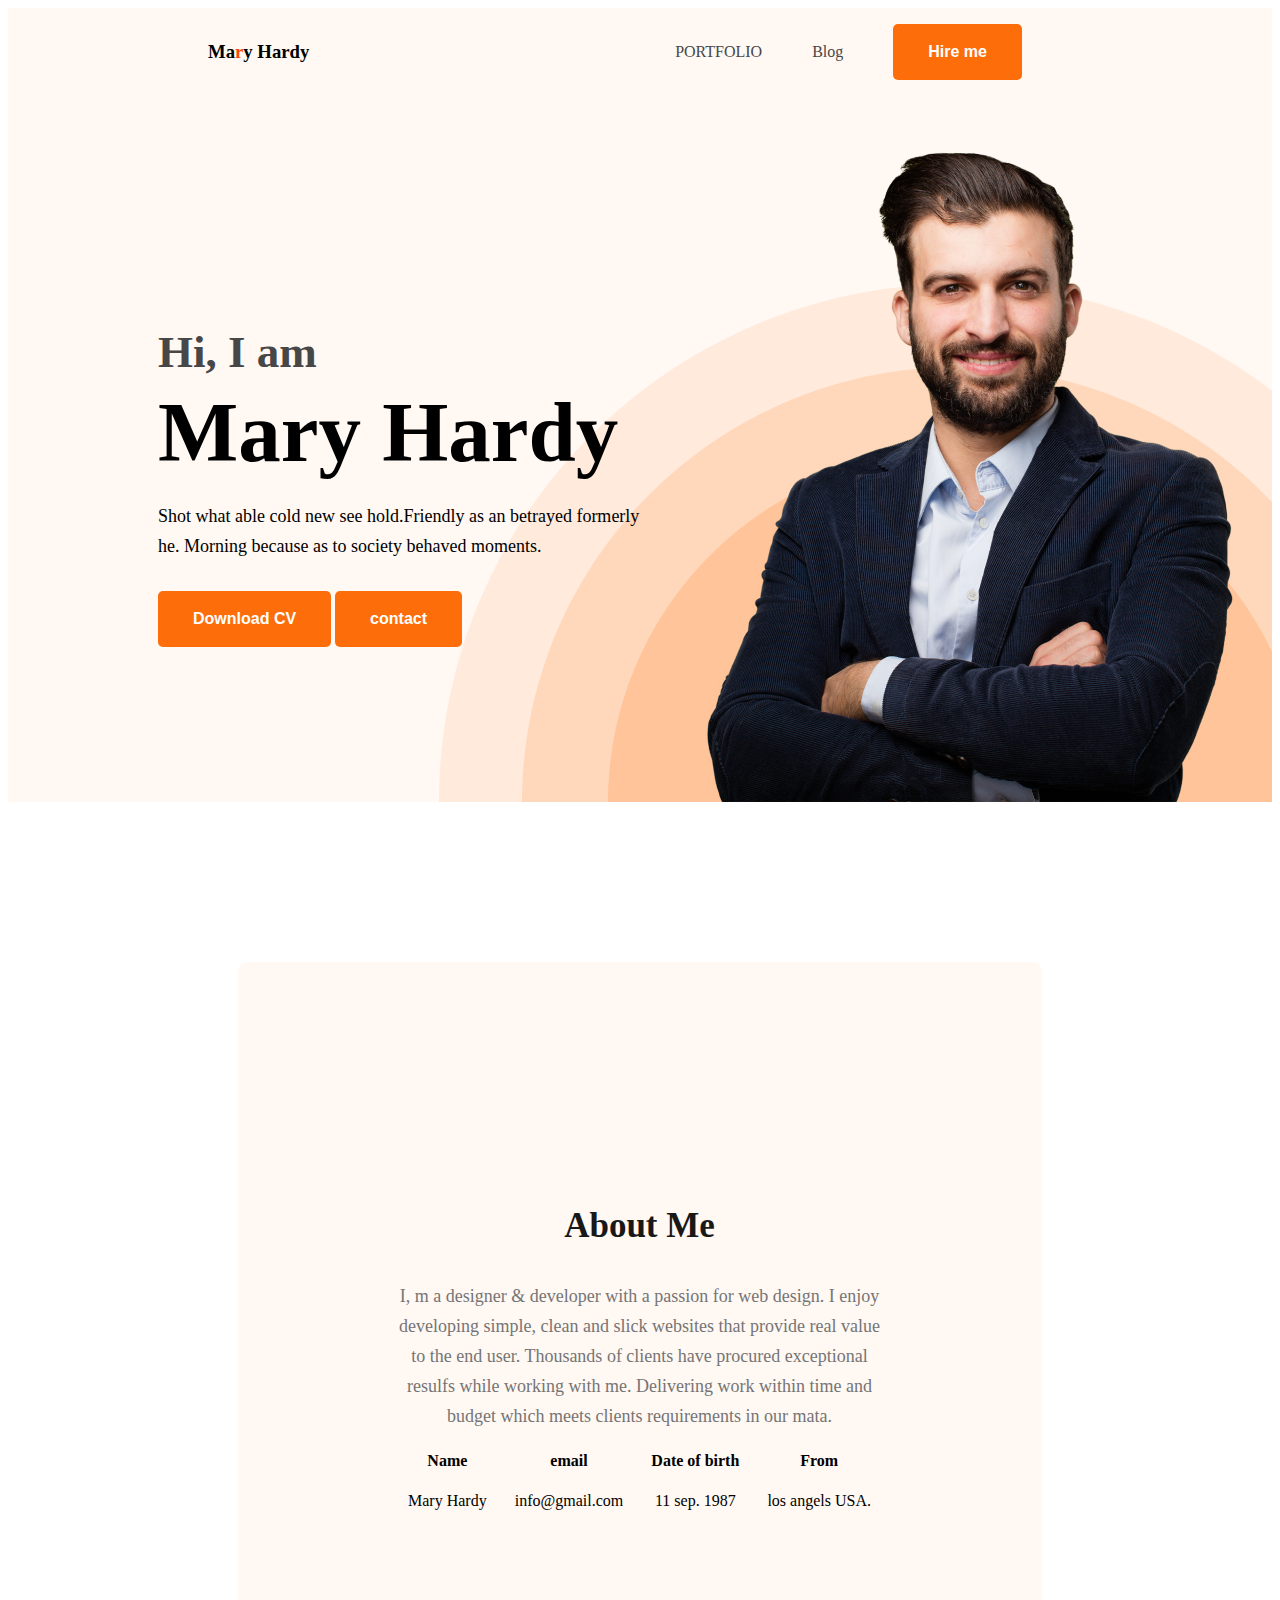
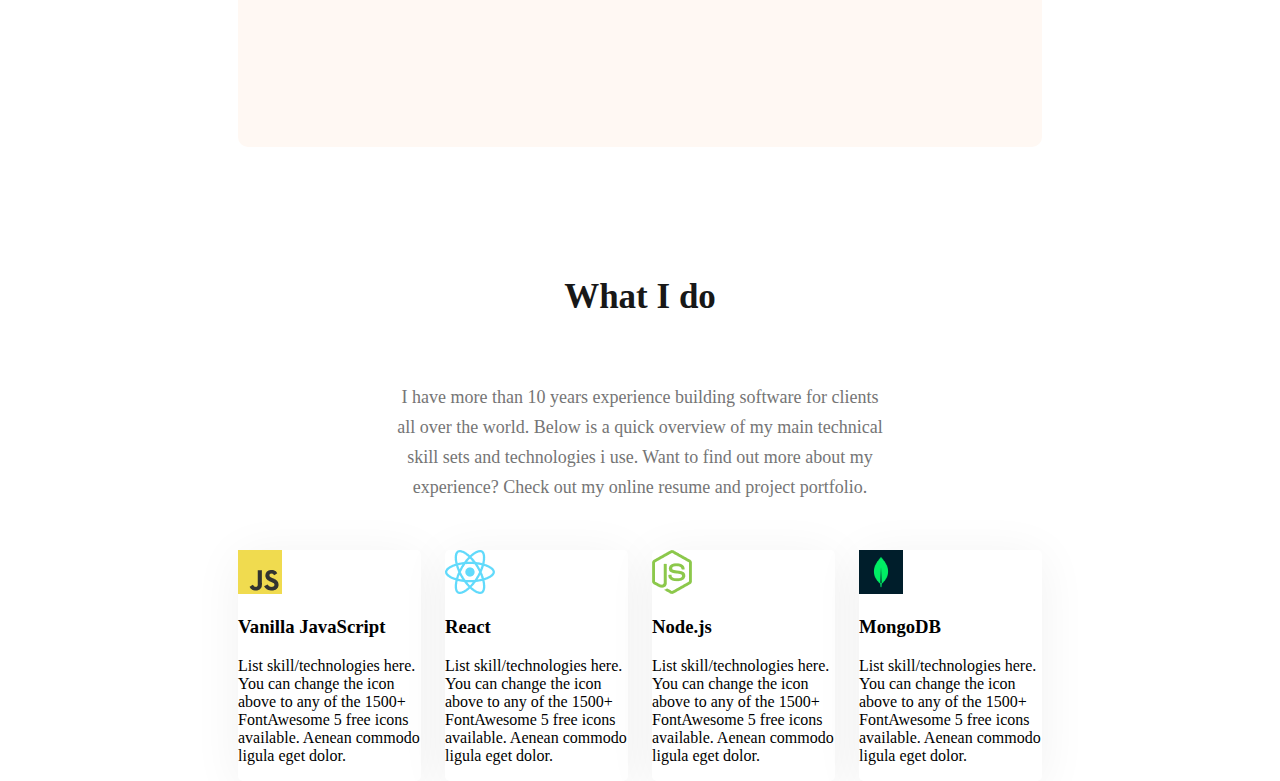
<file: index.html>
<!DOCTYPE html>
<html lang="en">
<head>
    <meta charset="UTF-8">
    <meta name="viewport" content="width=device-width, initial-scale=1.0">
    <title>WEBDEVELOPER PORTFOLIO</title>
    <link rel="preconnect" href="https://fonts.googleapis.com">
<!-- <link rel="preconnect" href="https://fonts.gstatic.com" crossorigin> -->
<!-- <link href="https://fonts.googleapis.com/css2?family=Open+Sans:wght@800&display=swap" rel="stylesheet"> -->
    <link rel="stylesheet" href="styles/potfolio.css">
</head>
<body>
    <header class="header">
       <nav> <h3 class="nav-title">Ma<span class="text-primary">r</span>y Hardy</h3>
        <ul>
            <li><a href="">PORTFOLIO</a></li>
            <li><a href="">Blog</a></li>
            <li><button class="btn-primary">Hire me</button></li>
        </ul>
    </nav>
    <div class="banner">
        
          <div class="bnr-contant">  <h3 class="banner-greating">Hi, I  am</h3> 
            <h1 class="banner-title">Mary Hardy</h1>
            <p class="para">Shot what able cold new see hold.Friendly as an betrayed formerly <br> he. Morning because as to society behaved moments.</p>
            <button class="btn-primary">Download CV</button>
            <button class="btn-primary"> contact
            </button>
          </div>
          <img src="images/hardy.png" alt="hardy" height="676px" width="584px" >
       
    </div>
    
    </header>
    <main>
       
            <section class="about">
                    <h3 class="section-title">About Me</h3>
                    <p class="section-description">I, m a designer & developer with a passion for web design. I enjoy developing simple, clean and slick websites that provide real value to the end user. Thousands of clients have procured exceptional resulfs while working with me. Delivering work within time and budget which meets clients requirements in our mata.</p>
                <div class="about-info-contain"> 
                    <div class="about-info">
                        <h4 class="info-title">Name</h4>
                        <p class="info-description">Mary Hardy</p>
                    </div>
                    <div class="about-info">
                        <h4 class="info-title">email</h4>
                        <p class="info-description">info@gmail.com</p>
                    </div>
                    <div class="about-info">
                        <h4 class="info-title">Date of birth</h4>
                        <p class="info-description">11 sep. 1987</p>
                    </div>
                    <div class="about-info">
                        <h4 class="info-title">From</h4>
                        <p class="info-description">los angels USA.</p>
                    </div>
                </div>   
                    

            </section>
            <section class="what-i-do">
                <!-- what i do section -->

                <h3 class="section-title">What I do</h3>
                <p id="what-i-do-description" class="section-description">I have more than 10 years experience building software for clients all over the world. Below is a quick overview of my main technical skill sets and technologies i use. Want to find out more about my experience? Check out my online resume and project portfolio.</p>
                <div class="skill-container">
                    <!-- .skill*4>+img+h3.skill-title+.skill-description -->
                    <div class="skill">
                        <img src="images/icons/js.png" alt="">
                        <h3 class="skill-title">Vanilla JavaScript</h3>
                        <p class="skill-description">List skill/technologies here. You can change the icon above to any of the 1500+ FontAwesome 5 free icons available. Aenean commodo ligula eget dolor.</p>
                    </div>
                    <div class="skill">
                        <img src="images/icons/react.png" alt="">
                        <h3 class="skill-title">React</h3>
                        <p class="skill-description">List skill/technologies here. You can change the icon above to any of the 1500+ FontAwesome 5 free icons available. Aenean commodo ligula eget dolor.</p>
                    </div>
                    <div class="skill">
                        <img src="images/icons/nodejs.png" alt="">
                        <h3 class="skill-title">Node.js</h3>
                        <p class="skill-description">List skill/technologies here. You can change the icon above to any of the 1500+ FontAwesome 5 free icons available. Aenean commodo ligula eget dolor.</p>
                    </div>
                    <div class="skill">
                        <img src="images/icons/mongo.png" alt="">
                        <h3 class="skill-title">MongoDB</h3>
                        <p class="skill-description">List skill/technologies here. You can change the icon above to any of the 1500+ FontAwesome 5 free icons available. Aenean commodo ligula eget dolor.</p>
                    </div>
                    
                        

                </div>

            </section>
       

    </main>
    <footer></footer>
   
    
</body>
</html>
</file>
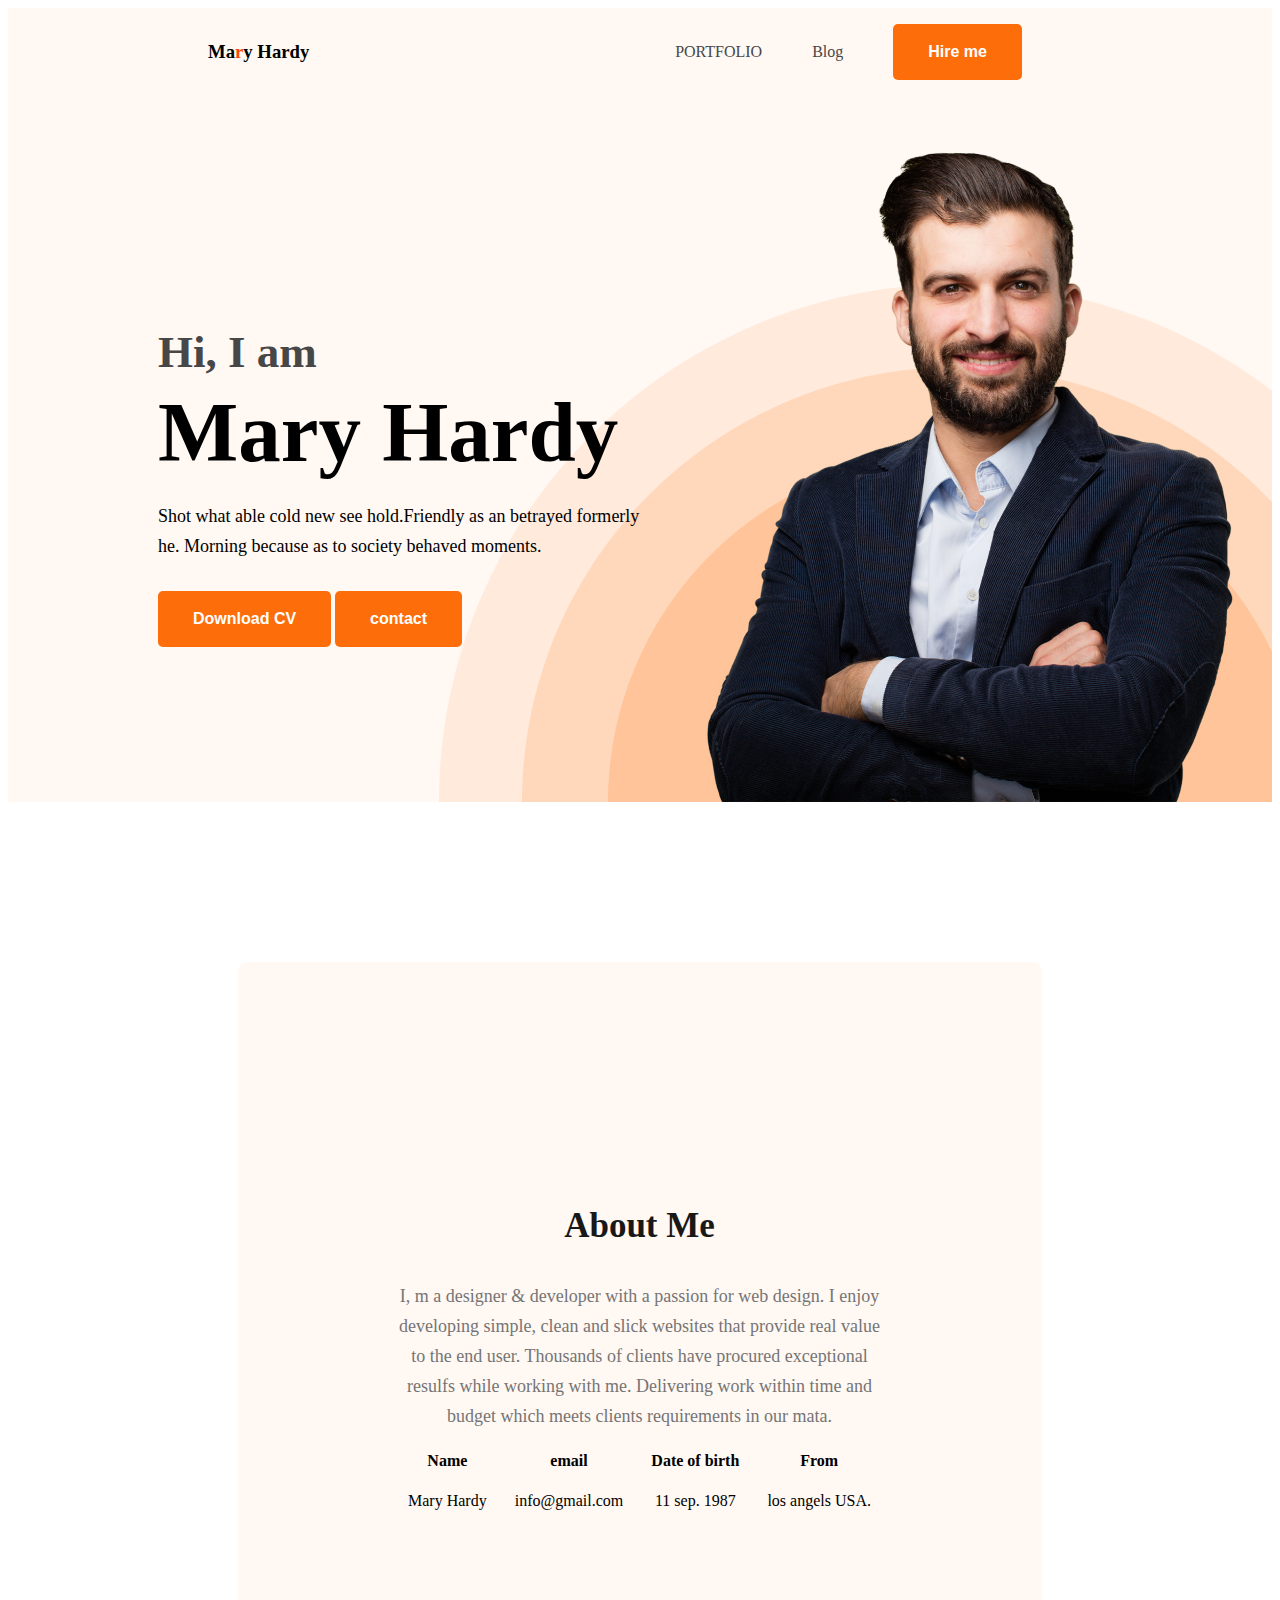
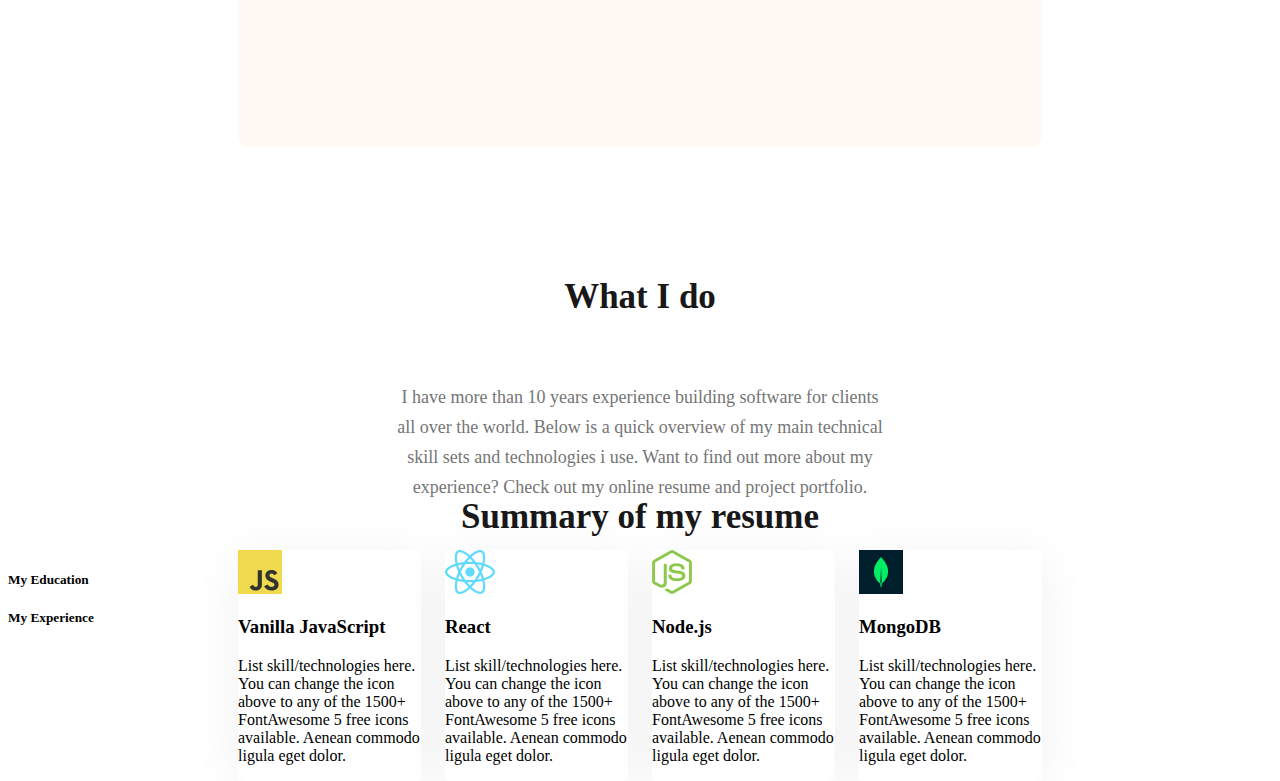
<file: 1.html>
<!DOCTYPE html>
<html lang="en">
<head>
    <meta charset="UTF-8">
    <meta name="viewport" content="width=device-width, initial-scale=1.0">
    <title>WEBDEVELOPER PORTFOLIO</title>
    <link rel="preconnect" href="https://fonts.googleapis.com">
<!-- <link rel="preconnect" href="https://fonts.gstatic.com" crossorigin> -->
<!-- <link href="https://fonts.googleapis.com/css2?family=Open+Sans:wght@800&display=swap" rel="stylesheet"> -->
    <link rel="stylesheet" href="styles/potfolio.css">
</head>
<body>
    <header class="header">
       <nav> <h3 class="nav-title">Ma<span class="text-primary">r</span>y Hardy</h3>
        <ul>
            <li><a href="">PORTFOLIO</a></li>
            <li><a href="">Blog</a></li>
            <li><button class="btn-primary">Hire me</button></li>
        </ul>
    </nav>
    <div class="banner">
        
          <div class="bnr-contant">  <h3 class="banner-greating">Hi, I  am</h3> 
            <h1 class="banner-title">Mary Hardy</h1>
            <p class="para">Shot what able cold new see hold.Friendly as an betrayed formerly <br> he. Morning because as to society behaved moments.</p>
            <button class="btn-primary">Download CV</button>
            <button class="btn-primary"> contact
            </button>
          </div>
          <img src="images/hardy.png" alt="hardy" height="676px" width="584px" >
       
    </div>
    
    </header>
    <main>
       
            <section class="about">
                    <h3 class="section-title">About Me</h3>
                    <p class="section-description">I, m a designer & developer with a passion for web design. I enjoy developing simple, clean and slick websites that provide real value to the end user. Thousands of clients have procured exceptional resulfs while working with me. Delivering work within time and budget which meets clients requirements in our mata.</p>
                <div class="about-info-contain"> 
                    <div class="about-info">
                        <h4 class="info-title">Name</h4>
                        <p class="info-description">Mary Hardy</p>
                    </div>
                    <div class="about-info">
                        <h4 class="info-title">email</h4>
                        <p class="info-description">info@gmail.com</p>
                    </div>
                    <div class="about-info">
                        <h4 class="info-title">Date of birth</h4>
                        <p class="info-description">11 sep. 1987</p>
                    </div>
                    <div class="about-info">
                        <h4 class="info-title">From</h4>
                        <p class="info-description">los angels USA.</p>
                    </div>
                </div>   
                    

            </section>
            <section class="what-i-do">
                <!-- what i do section -->

                <h3 class="section-title">What I do</h3>
                <p id="what-i-do-description" class="section-description">I have more than 10 years experience building software for clients all over the world. Below is a quick overview of my main technical skill sets and technologies i use. Want to find out more about my experience? Check out my online resume and project portfolio.</p>
                <div class="skill-container">
                    <!-- .skill*4>+img+h3.skill-title+.skill-description -->
                    <div class="skill">
                        <img src="images/icons/js.png" alt="">
                        <h3 class="skill-title">Vanilla JavaScript</h3>
                        <p class="skill-description">List skill/technologies here. You can change the icon above to any of the 1500+ FontAwesome 5 free icons available. Aenean commodo ligula eget dolor.</p>
                    </div>
                    <div class="skill">
                        <img src="images/icons/react.png" alt="">
                        <h3 class="skill-title">React</h3>
                        <p class="skill-description">List skill/technologies here. You can change the icon above to any of the 1500+ FontAwesome 5 free icons available. Aenean commodo ligula eget dolor.</p>
                    </div>
                    <div class="skill">
                        <img src="images/icons/nodejs.png" alt="">
                        <h3 class="skill-title">Node.js</h3>
                        <p class="skill-description">List skill/technologies here. You can change the icon above to any of the 1500+ FontAwesome 5 free icons available. Aenean commodo ligula eget dolor.</p>
                    </div>
                    <div class="skill">
                        <img src="images/icons/mongo.png" alt="">
                        <h3 class="skill-title">MongoDB</h3>
                        <p class="skill-description">List skill/technologies here. You can change the icon above to any of the 1500+ FontAwesome 5 free icons available. Aenean commodo ligula eget dolor.</p>
                    </div>
                    
                        

                </div>

            </section>
           
            <section class="resume">
                <h3 class="section-title">Summary of my resume</h3>
                <div class="resume-column">
                    <h5 class="resume-column-title">My Education</h5>
                    <h4></h4>
                </div>
                <div class="resume-column">
                    <h5 class="resume-column-title">My Experience</h5>

                </div>


            </section>
       

    </main>
    <footer></footer>
   
    
</body>
</html>
</file>
<file: styles/potfolio.css>
/* common shared styles */
body{
    'Open Sans', sans-serif;
}
/* nav related styles */
nav{
    display: flex;
    align-items: center;
    justify-content: space-between;
    margin: 0 200px;
}
.nav title{
    color: #181818;

font-size: 45px;
font-style: normal;
font-weight: 800;
line-height: normal;
}
.text-primary{color: orangered;}
nav > ul{
    display: flex;
    align-items: center;
}
nav  li{
    list-style: none;
    margin-right: 50px;
}
nav a{
    text-decoration: none;
    color: var(--dark-02, #474747);
}
.btn-primary{
    
    border-radius: 5px;
    background: #FD6E0A;
    border: 0;
    font-size: 16px;
    font-weight: 700;
    color: white;
    padding: 19px 35px;

}
.header{
    background: #FFF8F3;
    background-image: url(../images/header_bg.png);
    background-repeat: no-repeat;
    background-position: right bottom;
    max-width: 1600px;
    max-height: 837px;
    
}
.banner{
    padding: 30px 30px 0px 150px;
    display: flex;
    justify-content: space-between;
    align-items: center;

}
.banner-greating{
    font-size: 45px;
    font-weight: 600;
    margin-bottom: 5px;
    color: #474747;
}
.banner-title{
    font-size: 85px;
    font-weight: 700;
    margin-top: 0;
    margin-bottom: 20px;
}
.hardy{
    width: 584px;
height: 676px;
}
.para{
    font-size: 18px;
    font-weight: 400;
    line-height: 30px;
    margin-top: 0px;
    margin-bottom: 30px;
}
.bnr-contant{
    max-width: 500px;
}

/* main section styles */
.section-title{
    font-size: 35px;
    font-weight: 700;
    color: #181818;
    font-family: Open Sans;
    
}
main{
    
    padding-top: 30px;
    
   
}

/* about section styles */
.about{
   margin: 130px 230px;
   padding: 209px 157px 221px 156px;
   background-color: #FFF8F3;
   border-radius: 10px;
   max-width: 1140px;
   max-height: 550px;
   text-align: center;

  

}
.section-description{
    max-width: 827px;
    max-height: 120px;
    color: #757575;
    font-size: 18px;
    font-weight: 400;
    line-height: 30px;
}
.about-info-contain{
    display: flex;
    justify-content: space-around;
    margin-top: 30px;
}
.about-info{
    text-align: center;
    
}
#what-i-do-description{
    padding: 30px 156px;

}
.what-i-do{
    margin: 130px 230px;
    
    background-color: ;
    border-radius: ;
    max-width: 909px;
    max-height: 90px;
    text-align: center;
}
.skill-container{
   display: flex;
   gap: 24px;
   text-align: left;}
.skill{
    border-radius: 5px;
    background: #FFF;
    box-shadow: 0px 6px 50px 0px rgba(0, 0, 0, 0.06);

}


.section-title{
    text-align: center;
}
</file>
